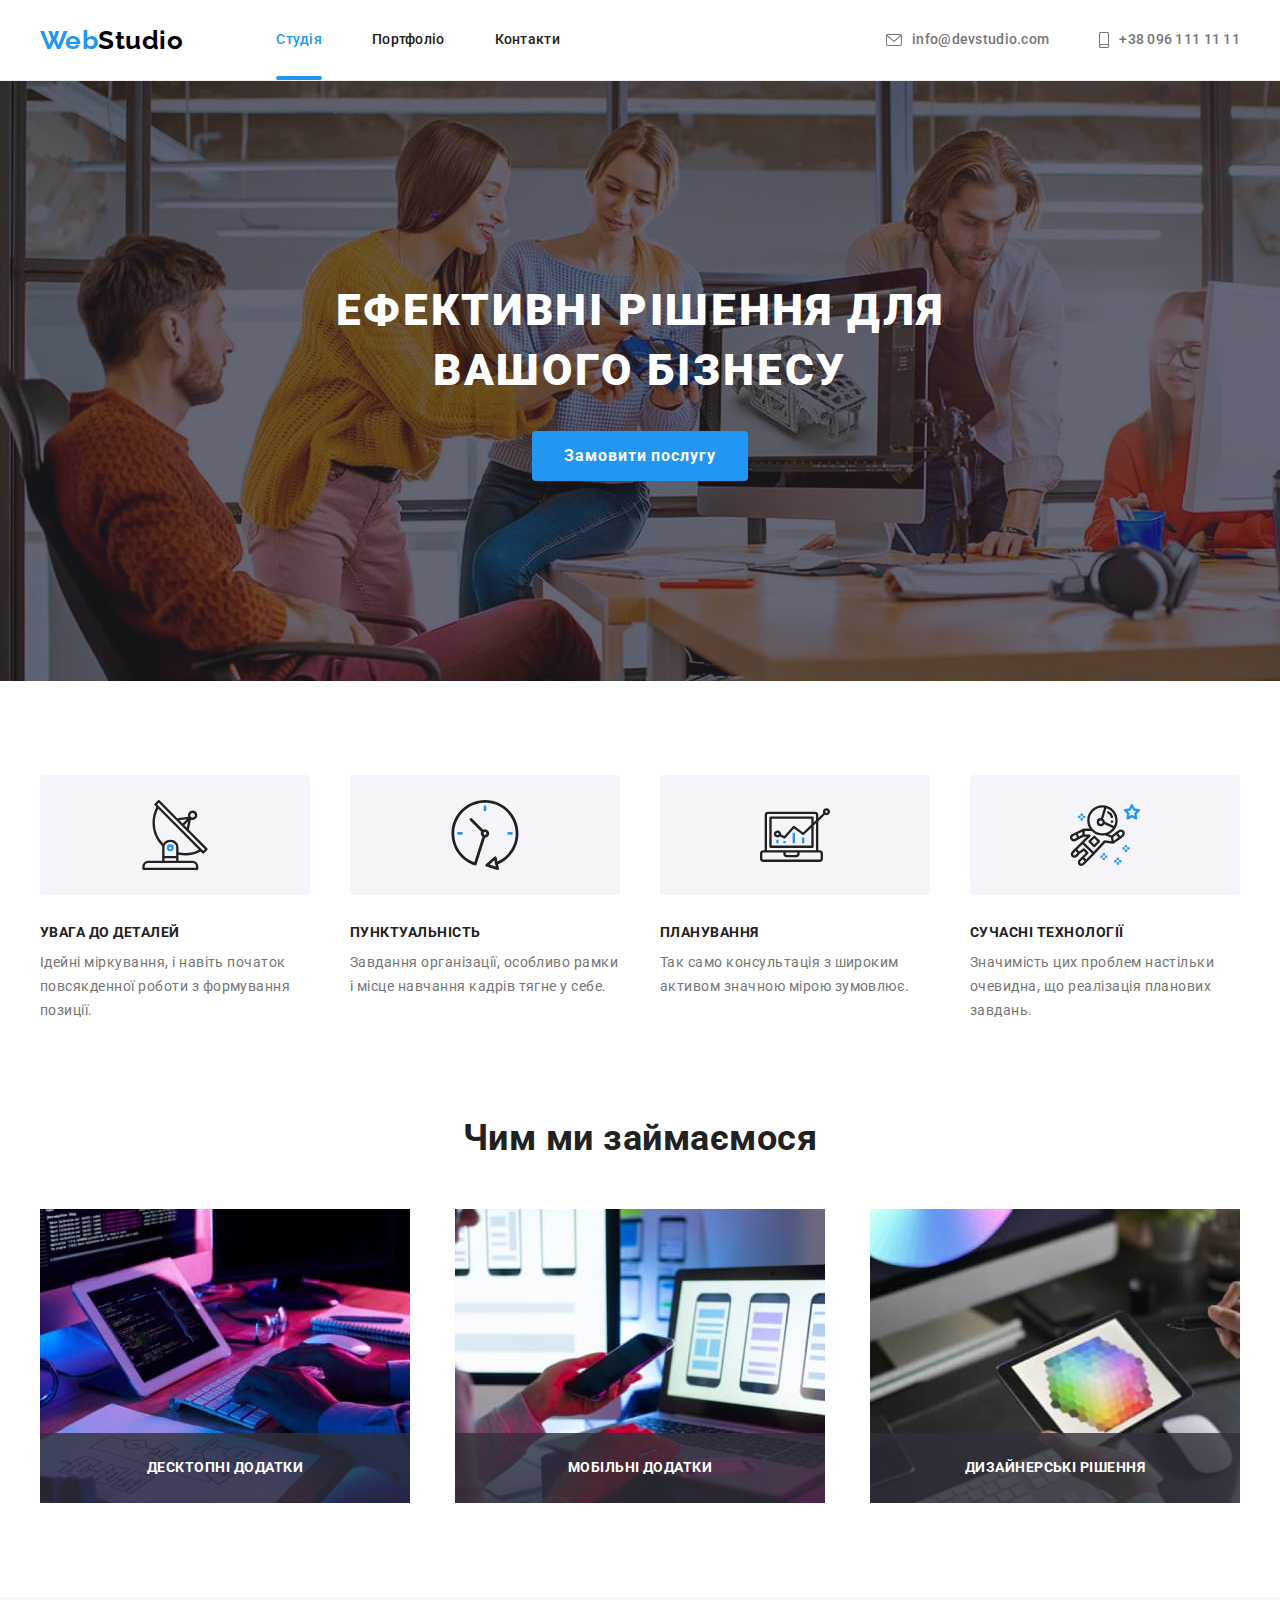
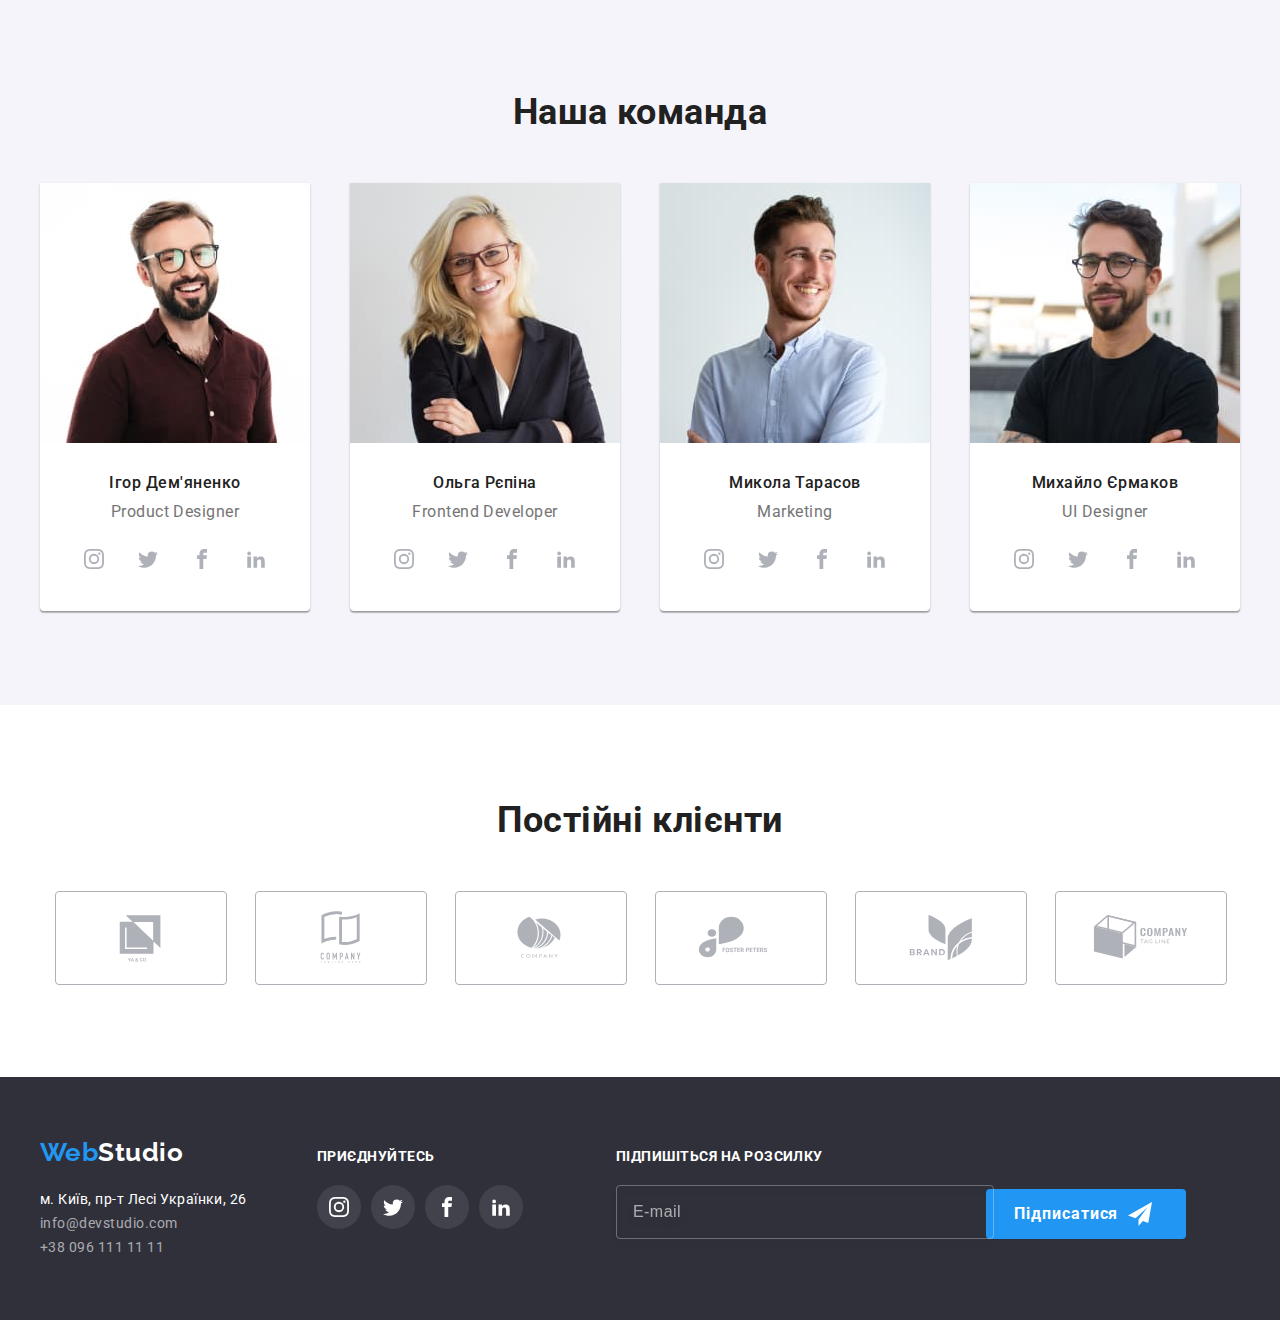
<file: index.html>
<!DOCTYPE html>
<html lang="uk">
  <head>
    <meta charset="UTF-8" />
    <meta http-equiv="X-UA-Compatible" content="IE=edge" />
    <meta name="viewport" content="width=device-width, initial-scale=1.0" />
    <title>Студія</title>
    <link rel="preconnect" href="https://fonts.googleapis.com" />
    <link rel="preconnect" href="https://fonts.gstatic.com" crossorigin />
    <link
      href="https://fonts.googleapis.com/css2?family=Raleway:wght@700&family=Roboto:wght@400;500;700;900&display=swap"
      rel="stylesheet"
    />
    <link
      rel="stylesheet"
      href="https://cdnjs.cloudflare.com/ajax/libs/modern-normalize/1.1.0/modern-normalize.min.css"
      integrity="sha512-wpPYUAdjBVSE4KJnH1VR1HeZfpl1ub8YT/NKx4PuQ5NmX2tKuGu6U/JRp5y+Y8XG2tV+wKQpNHVUX03MfMFn9Q=="
      crossorigin="anonymous"
      referrerpolicy="no-referrer"
    />
    <link rel="stylesheet" href="./css/styles.css" />
  </head>

  <body>
    <header class="header">
      <div class="container main-nav">
        <a href="./index.html" class="nav-logo"> <span class="web-logo">Web</span>Studio </a>
        <nav>
          <ul class="site-nav list">
            <li class="item"><a href="./index.html" class="link current">Студія</a></li>
            <li class="item"><a href="./portfolio.html" class="link">Портфоліо</a></li>
            <li class="item"><a href="#" class="link">Контакти</a></li>
          </ul>
        </nav>

        <ul class="contacts list">
          <li class="item">
            <a href="mailto:info@devstudio.com" class="nav-contact link">
              <svg class="nav-contact-icon" width="16" height="12">
                <use href="./images/icons.svg#icon-envelope"></use>
              </svg>
              info@devstudio.com
            </a>
          </li>
          <li class="item">
            <a href="tel:+380961111111" class="nav-contact link">
              <svg class="nav-contact-icon" width="10" height="16">
                <use href="./images/icons.svg#icon-smartphone"></use>
              </svg>
              +38 096 111 11 11
            </a>
          </li>
        </ul>
      </div>
    </header>

    <main>
      <section class="hero">
        <div class="container hero-container">
          <h1 class="hero-title">Ефективні рішення для вашого бізнесу</h1>
          <button type="button" class="btn" data-modal-open>Замовити послугу</button>
        </div>
      </section>

      <section class="section no-padding">
        <div class="container">
          <h2 class="section-title visually-hidden">Переваги</h2>
          <ul class="features list">
            <li class="feature">
              <div class="feature-box">
                <svg class="feature-icon" width="70" height="70">
                  <use href="./images/icons.svg#icon-antenna"></use>
                </svg>
              </div>
              <h3 class="title">Увага до деталей</h3>
              <p class="feature-text">
                Ідейні міркування, і навіть початок повсякденної роботи з формування позиції.
              </p>
            </li>
            <li class="feature">
              <div class="feature-box">
                <svg class="feature-icon" width="70" height="70">
                  <use href="./images/icons.svg#icon-clock"></use>
                </svg>
              </div>
              <h3 class="title">Пунктуальність</h3>
              <p class="feature-text">
                Завдання організації, особливо рамки і місце навчання кадрів тягне у себе.
              </p>
            </li>
            <li class="feature">
              <div class="feature-box">
                <svg class="feature-icon" width="70" height="70">
                  <use href="./images/icons.svg#icon-diagram"></use>
                </svg>
              </div>
              <h3 class="title">Планування</h3>
              <p class="feature-text">
                Так само консультація з широким активом значною мірою зумовлює.
              </p>
            </li>
            <li class="feature">
              <div class="feature-box">
                <svg class="feature-icon" width="70" height="70">
                  <use href="./images/icons.svg#icon-astronaut"></use>
                </svg>
              </div>
              <h3 class="title">Сучасні технології</h3>
              <p class="feature-text">
                Значимість цих проблем настільки очевидна, що реалізація планових завдань.
              </p>
            </li>
          </ul>
        </div>
      </section>

      <section class="section">
        <div class="container">
          <h2 class="section-title">Чим ми займаємося</h2>
          <ul class="we-do list">
            <li class="we-do-item">
              <img src="./images/work1.jpg" alt="Написання коду" width="370" height="294" />
              <div class="inscription-box">
                <p class="inscription">Десктопні додатки</p>
              </div>
            </li>
            <li class="we-do-item">
              <img src="./images/work2.jpg" alt="Створення дизайну" width="370" height="294" />
              <div class="inscription-box">
                <p class="inscription">Мобільні додатки</p>
              </div>
            </li>
            <li class="we-do-item">
              <img src="./images/work3.jpg" alt="Вибір кольорів" width="370" height="294" />
              <div class="inscription-box">
                <p class="inscription">Дизайнерські рішення</p>
              </div>
            </li>
          </ul>
        </div>
      </section>

      <section class="section team">
        <div class="container">
          <h2 class="section-title">Наша команда</h2>
          <ul class="workers list">
            <li>
              <img
                class="item"
                src="./images/igor.jpg"
                alt="Перший працівник посміхається"
                width="270"
                height="260"
              />
              <div class="information">
                <h3 class="title">Ігор Дем'яненко</h3>
                <p class="position">Product Designer</p>
                <ul class="social-list list">
                  <li class="social-item">
                    <a class="social-link link" href="#" target="_blank" rel="noreferrer noopener">
                      <svg class="social-icon" width="20" height="20">
                        <use href="./images/icons.svg#icon-instagram"></use>
                      </svg>
                    </a>
                  </li>
                  <li class="social-item">
                    <a class="social-link link" href="#" target="_blank" rel="noreferrer noopener">
                      <svg class="social-icon" width="20" height="20">
                        <use href="./images/icons.svg#icon-twitter"></use>
                      </svg>
                    </a>
                  </li>
                  <li class="social-item">
                    <a class="social-link link" href="#" target="_blank" rel="noreferrer noopener">
                      <svg class="social-icon" width="20" height="20">
                        <use href="./images/icons.svg#icon-facebook"></use>
                      </svg>
                    </a>
                  </li>
                  <li class="social-item">
                    <a class="social-link link" href="#" target="_blank" rel="noreferrer noopener">
                      <svg class="social-icon" width="20" height="20">
                        <use href="./images/icons.svg#icon-linkedin"></use>
                      </svg>
                    </a>
                  </li>
                </ul>
              </div>
            </li>
            <li>
              <img
                class="item"
                src="./images/olga.jpg"
                alt="Другий працівник посміхається"
                width="270"
                height="260"
              />
              <div class="information">
                <h3 class="title">Ольга Рєпіна</h3>
                <p class="position">Frontend Developer</p>
                <ul class="social-list list">
                  <li class="social-item">
                    <a class="social-link link" href="#" target="_blank" rel="noreferrer noopener">
                      <svg class="social-icon" width="20" height="20">
                        <use href="./images/icons.svg#icon-instagram"></use>
                      </svg>
                    </a>
                  </li>
                  <li class="social-item">
                    <a class="social-link link" href="#" target="_blank" rel="noreferrer noopener">
                      <svg class="social-icon" width="20" height="20">
                        <use href="./images/icons.svg#icon-twitter"></use>
                      </svg>
                    </a>
                  </li>
                  <li class="social-item">
                    <a class="social-link link" href="#" target="_blank" rel="noreferrer noopener">
                      <svg class="social-icon" width="20" height="20">
                        <use href="./images/icons.svg#icon-facebook"></use>
                      </svg>
                    </a>
                  </li>
                  <li class="social-item">
                    <a class="social-link link" href="#" target="_blank" rel="noreferrer noopener">
                      <svg class="social-icon" width="20" height="20">
                        <use href="./images/icons.svg#icon-linkedin"></use>
                      </svg>
                    </a>
                  </li>
                </ul>
              </div>
            </li>
            <li>
              <img
                class="item"
                src="./images/mykola.jpg"
                alt="Третій працівник посміхається"
                width="270"
                height="260"
              />
              <div class="information">
                <h3 class="title">Микола Тарасов</h3>
                <p class="position">Marketing</p>
                <ul class="social-list list">
                  <li class="social-item">
                    <a class="social-link link" href="#" target="_blank" rel="noreferrer noopener">
                      <svg class="social-icon" width="20" height="20">
                        <use href="./images/icons.svg#icon-instagram"></use>
                      </svg>
                    </a>
                  </li>
                  <li class="social-item">
                    <a class="social-link link" href="#" target="_blank" rel="noreferrer noopener">
                      <svg class="social-icon" width="20" height="20">
                        <use href="./images/icons.svg#icon-twitter"></use>
                      </svg>
                    </a>
                  </li>
                  <li class="social-item">
                    <a class="social-link link" href="#" target="_blank" rel="noreferrer noopener">
                      <svg class="social-icon" width="20" height="20">
                        <use href="./images/icons.svg#icon-facebook"></use>
                      </svg>
                    </a>
                  </li>
                  <li class="social-item">
                    <a class="social-link link" href="#" target="_blank" rel="noreferrer noopener">
                      <svg class="social-icon" width="20" height="20">
                        <use href="./images/icons.svg#icon-linkedin"></use>
                      </svg>
                    </a>
                  </li>
                </ul>
              </div>
            </li>
            <li>
              <img
                class="item"
                src="./images/mykhailo.jpg"
                alt="Четвертий працівник посміхається"
                width="270"
                height="260"
              />
              <div class="information">
                <h3 class="title">Михайло Єрмаков</h3>
                <p class="position">UI Designer</p>
                <ul class="social-list list">
                  <li class="social-item">
                    <a class="social-link link" href="#" target="_blank" rel="noreferrer noopener">
                      <svg class="social-icon" width="20" height="20">
                        <use href="./images/icons.svg#icon-instagram"></use>
                      </svg>
                    </a>
                  </li>
                  <li class="social-item">
                    <a class="social-link link" href="#" target="_blank" rel="noreferrer noopener">
                      <svg class="social-icon" width="20" height="20">
                        <use href="./images/icons.svg#icon-twitter"></use>
                      </svg>
                    </a>
                  </li>
                  <li class="social-item">
                    <a class="social-link link" href="#" target="_blank" rel="noreferrer noopener">
                      <svg class="social-icon" width="20" height="20">
                        <use href="./images/icons.svg#icon-facebook"></use>
                      </svg>
                    </a>
                  </li>
                  <li class="social-item">
                    <a class="social-link link" href="#" target="_blank" rel="noreferrer noopener">
                      <svg class="social-icon" width="20" height="20">
                        <use href="./images/icons.svg#icon-linkedin"></use>
                      </svg>
                    </a>
                  </li>
                </ul>
              </div>
            </li>
          </ul>
        </div>
      </section>

      <section class="section">
        <div class="container">
          <h2 class="section-title">Постійні клієнти</h2>
          <ul class="client-list list">
            <li class="client-item">
              <a class="client-link link" href="#" target="_blank" rel="noreferrer noopener">
                <svg class="client-icon" width="106" height="60">
                  <use href="./images/icons.svg#icon-yaco"></use>
                </svg>
              </a>
            </li>
            <li class="client-item">
              <a class="client-link link" href="#" target="_blank" rel="noreferrer noopener">
                <svg class="client-icon" width="106" height="60">
                  <use href="./images/icons.svg#icon-tagline"></use>
                </svg>
              </a>
            </li>
            <li class="client-item">
              <a class="client-link link" href="#" target="_blank" rel="noreferrer noopener">
                <svg class="client-icon" width="106" height="60">
                  <use href="./images/icons.svg#icon-company"></use>
                </svg>
              </a>
            </li>
            <li class="client-item">
              <a class="client-link link" href="#" target="_blank" rel="noreferrer noopener">
                <svg class="client-icon" width="106" height="60">
                  <use href="./images/icons.svg#icon-foster"></use>
                </svg>
              </a>
            </li>
            <li class="client-item">
              <a class="client-link link" href="#" target="_blank" rel="noreferrer noopener">
                <svg class="client-icon" width="106" height="60">
                  <use href="./images/icons.svg#icon-brand"></use>
                </svg>
              </a>
            </li>
            <li class="client-item">
              <a class="client-link link" href="#" target="_blank" rel="noreferrer noopener">
                <svg class="client-icon" width="106" height="60">
                  <use href="./images/icons.svg#icon-tag-line"></use>
                </svg>
              </a>
            </li>
          </ul>
        </div>
      </section>
    </main>

    <footer class="bottom">
      <div class="container footer-links">
        <div class="address-block">
          <a href="./index.html" class="footer-logo"> <span class="web-logo">Web</span>Studio </a>
          <address>
            <ul class="list">
              <li>
                <a
                  href="https://goo.gl/maps/Lt7ySkNtSUmpowmB8"
                  target="_blank"
                  rel="noreferrer noopener"
                  class="address link"
                  >м. Київ, пр-т Лесі Українки, 26</a
                >
              </li>
              <li>
                <a href="mailto:info@devstudio.com" class="footer-contact link"
                  >info@devstudio.com</a
                >
              </li>
              <li>
                <a href="tel:+380961111111" class="footer-contact link">+38 096 111 11 11</a>
              </li>
            </ul>
          </address>
        </div>
        <div class="social-block">
          <p class="footer-title">Приєднуйтесь</p>
          <ul class="social-list list">
            <li class="social-item">
              <a class="social-link link" href="#" target="_blank" rel="noreferrer noopener">
                <svg class="social-icon" width="20" height="20">
                  <use href="./images/icons.svg#icon-instagram"></use>
                </svg>
              </a>
            </li>
            <li class="social-item">
              <a class="social-link link" href="#" target="_blank" rel="noreferrer noopener">
                <svg class="social-icon" width="20" height="20">
                  <use href="./images/icons.svg#icon-twitter"></use>
                </svg>
              </a>
            </li>
            <li class="social-item">
              <a class="social-link link" href="#" target="_blank" rel="noreferrer noopener">
                <svg class="social-icon" width="20" height="20">
                  <use href="./images/icons.svg#icon-facebook"></use>
                </svg>
              </a>
            </li>
            <li class="social-item">
              <a class="social-link link" href="#" target="_blank" rel="noreferrer noopener">
                <svg class="social-icon" width="20" height="20">
                  <use href="./images/icons.svg#icon-linkedin"></use>
                </svg>
              </a>
            </li>
          </ul>
        </div>

        <div class="sub-block">
          <form class="sub-form">
            <label class="sub-title" for="subscription">
              Підпишіться на розсилку
              <input
                type="email"
                placeholder="E-mail"
                name="mail"
                class="sub-input"
                required
                id="subscription"
              />
            </label>
            <button type="submit" class="sub-button btn">
              Підписатися
              <svg class="sub-icon" width="24" height="24">
                <use href="./images/icons.svg#icon-send"></use>
              </svg>
            </button>
          </form>
        </div>
      </div>
    </footer>
    <div class="backdrop is-hidden" data-modal>
      <div class="modal">
        <p class="form-title">Залиште свої дані, ми вам передзвонимо</p>
        <form class="order">
          <div class="wrap">
            <label class="order-label" for="name">Ім'я </label>
            <input type="text" name="name" class="order-input" required id="name" />
            <svg class="form-icon" width="18" height="18">
              <use href="./images/icons.svg#icon-person"></use>
            </svg>
          </div>

          <div class="wrap">
            <label class="order-label" for="tel">Телефон </label>
            <input type="tel" name="phone" class="order-input" required id="tel" />
            <svg class="form-icon" width="18" height="18">
              <use href="./images/icons.svg#icon-tel"></use>
            </svg>
          </div>

          <div class="wrap">
            <label class="order-label" for="mail">Пошта </label>
            <input type="email" name="mail" class="order-input" required id="mail" />
            <svg class="form-icon" width="18" height="18">
              <use href="./images/icons.svg#icon-email"></use>
            </svg>
          </div>

          <div class="wrap">
            <label class="order-label" for="text">Коментар </label>
            <textarea
              name="comment"
              class="order-text"
              placeholder="Введіть текст"
              id="text"
            ></textarea>
          </div>

          <input
            type="checkbox"
            name="agreement"
            value="agreement"
            class="order-agreement visually-hidden"
            id="policy"
            required
          />
          <label class="agreement-label" for="policy">
            Погоджуюся з розсилкою та приймаю
            <span><a href="#" class="agreement link">Умови договору</a></span>
          </label>

          <button type="submit" class="send-button btn">Відправити</button>
        </form>

        <button type="button" class="close-button" data-modal-close>
          <svg class="closer" width="11" height="11">
            <use href="./images/icons.svg#icon-close"></use>
          </svg>
        </button>
      </div>
    </div>
    <script src="./js/modal.js"></script>
  </body>
</html>
</file>
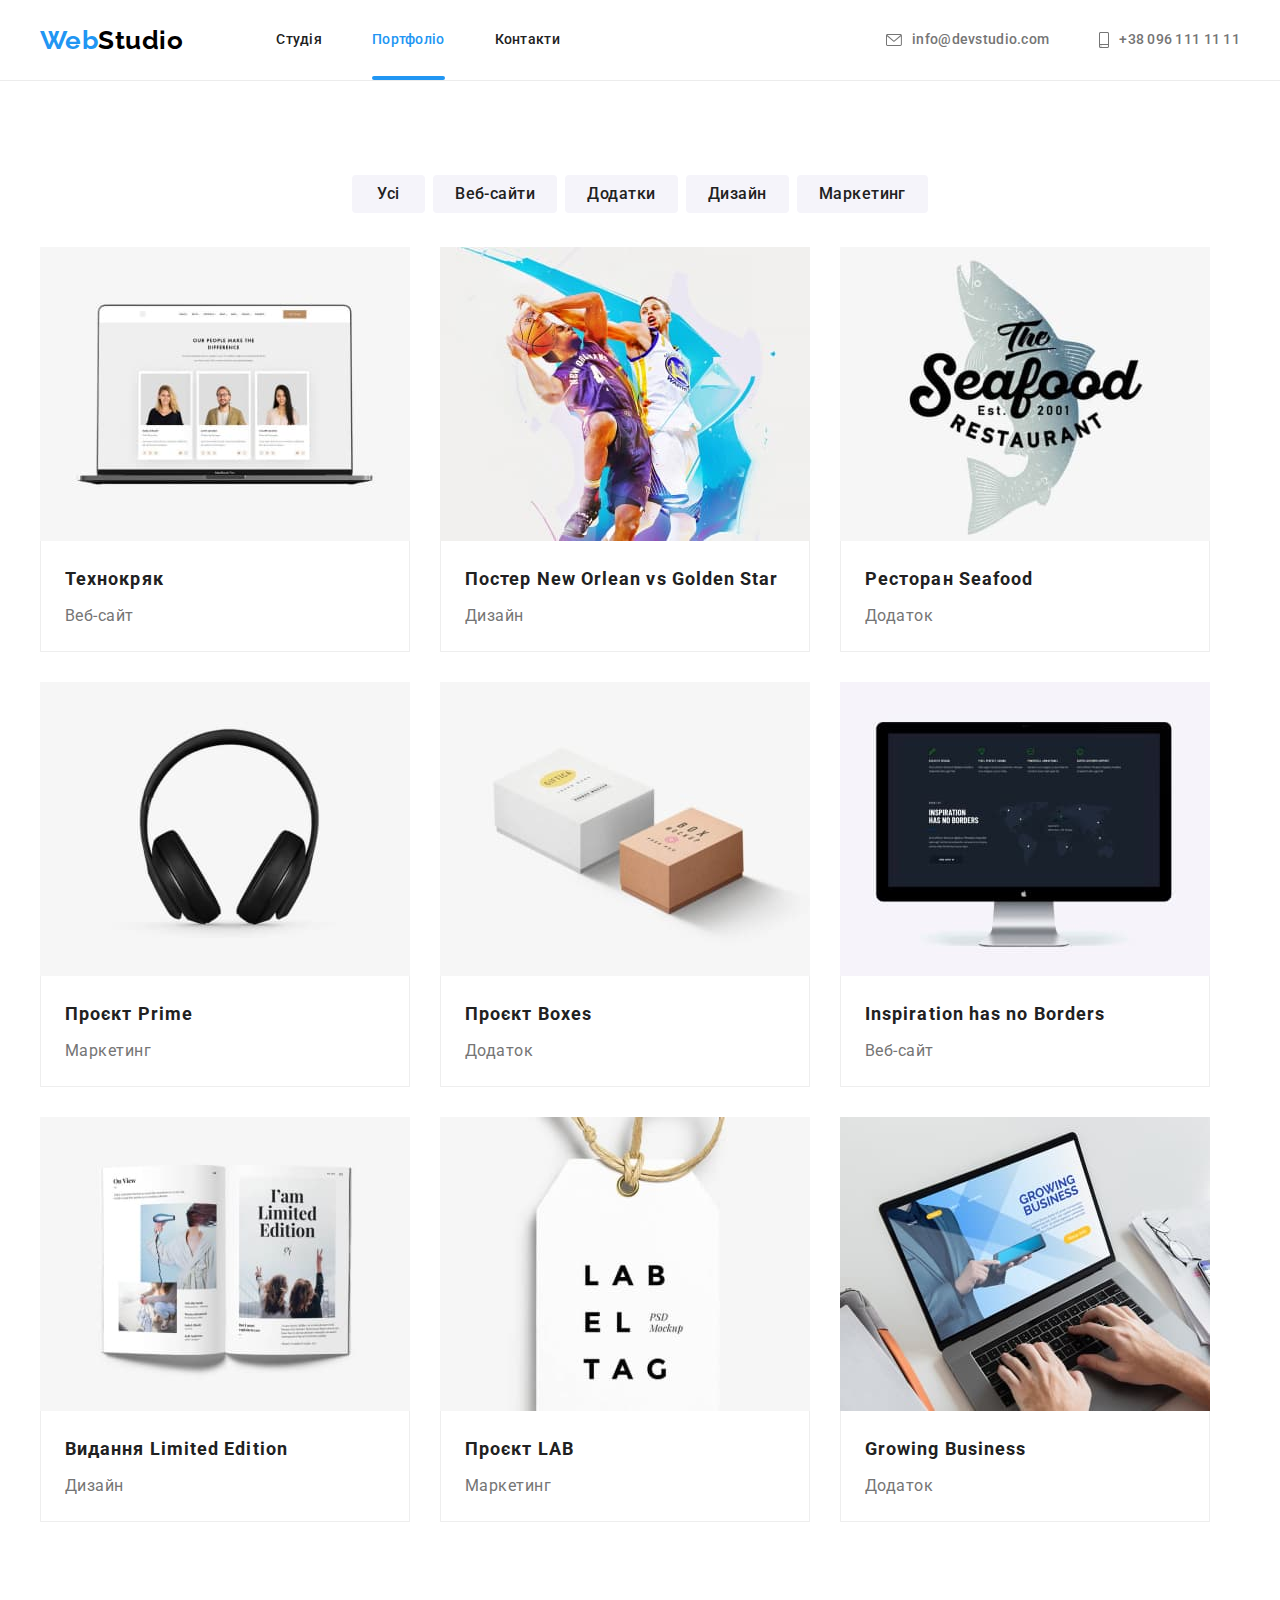
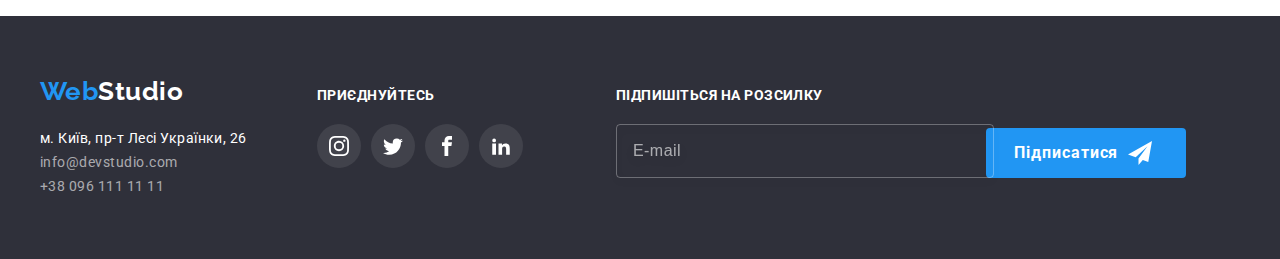
<file: portfolio.html>
<!DOCTYPE html>
<html lang="uk">
  <head>
    <meta charset="UTF-8" />
    <meta http-equiv="X-UA-Compatible" content="IE=edge" />
    <meta name="viewport" content="width=device-width, initial-scale=1.0" />
    <title>Портфоліо</title>
    <link rel="preconnect" href="https://fonts.googleapis.com" />
    <link rel="preconnect" href="https://fonts.gstatic.com" crossorigin />
    <link
      href="https://fonts.googleapis.com/css2?family=Raleway:wght@700&family=Roboto:wght@400;500;700;900&display=swap"
      rel="stylesheet"
    />
    <link
      rel="stylesheet"
      href="https://cdnjs.cloudflare.com/ajax/libs/modern-normalize/1.1.0/modern-normalize.min.css"
      integrity="sha512-wpPYUAdjBVSE4KJnH1VR1HeZfpl1ub8YT/NKx4PuQ5NmX2tKuGu6U/JRp5y+Y8XG2tV+wKQpNHVUX03MfMFn9Q=="
      crossorigin="anonymous"
      referrerpolicy="no-referrer"
    />
    <link rel="stylesheet" href="./css/styles.css" />
  </head>

  <body>
    <header class="header">
      <div class="container main-nav">
        <a href="./index.html" class="nav-logo"> <span class="web-logo">Web</span>Studio </a>
        <nav>
          <ul class="site-nav list">
            <li class="item"><a href="./index.html" class="link">Студія</a></li>
            <li class="item"><a href="./portfolio.html" class="link current">Портфоліо</a></li>
            <li class="item"><a href="#" class="link">Контакти</a></li>
          </ul>
        </nav>

        <ul class="contacts list">
          <li class="item">
            <a href="mailto:info@devstudio.com" class="nav-contact link">
              <svg class="nav-contact-icon" width="16" height="12">
                <use href="./images/icons.svg#icon-envelope"></use>
              </svg>
              info@devstudio.com
            </a>
          </li>
          <li class="item">
            <a href="tel:+380961111111" class="nav-contact link">
              <svg class="nav-contact-icon" width="10" height="16">
                <use href="./images/icons.svg#icon-smartphone"></use>
              </svg>
              +38 096 111 11 11
            </a>
          </li>
        </ul>
      </div>
    </header>

    <main>
      <section class="section projects-section">
        <div class="container">
          <h1 class="section-title visually-hidden">Наші проєкти</h1>
          <ul class="filters list">
            <li class="item">
              <button type="button" class="filter">Усі</button>
            </li>
            <li class="item">
              <button type="button" class="filter">Веб-сайти</button>
            </li>
            <li class="item">
              <button type="button" class="filter">Додатки</button>
            </li>
            <li class="item">
              <button type="button" class="filter">Дизайн</button>
            </li>
            <li class="item">
              <button type="button" class="filter">Маркетинг</button>
            </li>
          </ul>

          <ul class="projects list">
            <li>
              <a href="#" class="project-element link" target="_blank" rel="noreferrer noopener">
                <div class="box">
                  <img
                    src="./images/technocrack.jpg"
                    alt="Ноутбук з сайтом"
                    width="370"
                    height="294"
                  />
                  <div class="overlay">
                    <p class="overlay-text">
                      Ресурс пропонує комплексні пропозиції з різним рівнем функціоналу та сервісів.
                      Все це дозволить відвідувачу отримати вичерпні відомості про компанію чи
                      приватну особу.
                    </p>
                  </div>
                </div>
                <div class="description">
                  <h2 class="name">Технокряк</h2>
                  <p class="project-type">Веб-сайт</p>
                </div>
              </a>
            </li>
            <li>
              <a href="#" class="project-element link" target="_blank" rel="noreferrer noopener">
                <div class="box">
                  <img
                    src="./images/poster.jpg"
                    alt="Баскетболісти з м'ячем"
                    width="370"
                    height="294"
                  />
                  <div class="overlay">
                    <p class="overlay-text">
                      Ресурс пропонує комплексні пропозиції з різним рівнем функціоналу та сервісів.
                      Все це дозволить відвідувачу отримати вичерпні відомості про компанію чи
                      приватну особу.
                    </p>
                  </div>
                </div>
                <div class="description">
                  <h2 class="name">Постер New Orlean vs Golden Star</h2>
                  <p class="project-type">Дизайн</p>
                </div>
              </a>
            </li>
            <li>
              <a href="#" class="project-element link" target="_blank" rel="noreferrer noopener">
                <div class="box">
                  <img
                    src="./images/seafood.jpg"
                    alt="Афіша ресторану з рибою"
                    width="370"
                    height="294"
                  />
                  <div class="overlay">
                    <p class="overlay-text">
                      Ресурс пропонує комплексні пропозиції з різним рівнем функціоналу та сервісів.
                      Все це дозволить відвідувачу отримати вичерпні відомості про компанію чи
                      приватну особу.
                    </p>
                  </div>
                </div>
                <div class="description">
                  <h2 class="name">Ресторан Seafood</h2>
                  <p class="project-type">Додаток</p>
                </div>
              </a>
            </li>
            <li>
              <a href="#" class="project-element link" target="_blank" rel="noreferrer noopener">
                <div class="box">
                  <img src="./images/prime.jpg" alt="Навушники" width="370" height="294" />
                  <div class="overlay">
                    <p class="overlay-text">
                      Ресурс пропонує комплексні пропозиції з різним рівнем функціоналу та сервісів.
                      Все це дозволить відвідувачу отримати вичерпні відомості про компанію чи
                      приватну особу.
                    </p>
                  </div>
                </div>
                <div class="description">
                  <h2 class="name">Проєкт Prime</h2>
                  <p class="project-type">Маркетинг</p>
                </div>
              </a>
            </li>
            <li>
              <a href="#" class="project-element link" target="_blank" rel="noreferrer noopener">
                <div class="box">
                  <img src="./images/boxes.jpg" alt="Коробки" width="370" height="294" />
                  <div class="overlay">
                    <p class="overlay-text">
                      Ресурс пропонує комплексні пропозиції з різним рівнем функціоналу та сервісів.
                      Все це дозволить відвідувачу отримати вичерпні відомості про компанію чи
                      приватну особу.
                    </p>
                  </div>
                </div>
                <div class="description">
                  <h2 class="name">Проєкт Boxes</h2>
                  <p class="project-type">Додаток</p>
                </div>
              </a>
            </li>
            <li>
              <a href="#" class="project-element link" target="_blank" rel="noreferrer noopener">
                <div class="box">
                  <img
                    src="./images/inspiration.jpg"
                    alt="Комп'ютер-моноблок Apple"
                    width="370"
                    height="294"
                  />
                  <div class="overlay">
                    <p class="overlay-text">
                      Ресурс пропонує комплексні пропозиції з різним рівнем функціоналу та сервісів.
                      Все це дозволить відвідувачу отримати вичерпні відомості про компанію чи
                      приватну особу.
                    </p>
                  </div>
                </div>
                <div class="description">
                  <h2 class="name">Inspiration has no Borders</h2>
                  <p class="project-type">Веб-сайт</p>
                </div>
              </a>
            </li>
            <li>
              <a href="#" class="project-element link" target="_blank" rel="noreferrer noopener">
                <div class="box">
                  <img
                    src="./images/limitededition.jpg"
                    alt="Відкритий журнал"
                    width="370"
                    height="294"
                  />
                  <div class="overlay">
                    <p class="overlay-text">
                      Ресурс пропонує комплексні пропозиції з різним рівнем функціоналу та сервісів.
                      Все це дозволить відвідувачу отримати вичерпні відомості про компанію чи
                      приватну особу.
                    </p>
                  </div>
                </div>
                <div class="description">
                  <h2 class="name">Видання Limited Edition</h2>
                  <p class="project-type">Дизайн</p>
                </div>
              </a>
            </li>
            <li>
              <a href="#" class="project-element link" target="_blank" rel="noreferrer noopener">
                <div class="box">
                  <img src="./images/lab.jpg" alt="Етикетка на шнурку" width="370" height="294" />
                  <div class="overlay">
                    <p class="overlay-text">
                      Ресурс пропонує комплексні пропозиції з різним рівнем функціоналу та сервісів.
                      Все це дозволить відвідувачу отримати вичерпні відомості про компанію чи
                      приватну особу.
                    </p>
                  </div>
                </div>
                <div class="description">
                  <h2 class="name">Проєкт LAB</h2>
                  <p class="project-type">Маркетинг</p>
                </div>
              </a>
            </li>
            <li>
              <a href="#" class="project-element link" target="_blank" rel="noreferrer noopener">
                <div class="box">
                  <img
                    src="./images/bussines.jpg"
                    alt="Ноутбук, за яким працюють"
                    width="370"
                    height="294"
                  />
                  <div class="overlay">
                    <p class="overlay-text">
                      Ресурс пропонує комплексні пропозиції з різним рівнем функціоналу та сервісів.
                      Все це дозволить відвідувачу отримати вичерпні відомості про компанію чи
                      приватну особу.
                    </p>
                  </div>
                </div>
                <div class="description">
                  <h2 class="name">Growing Business</h2>
                  <p class="project-type">Додаток</p>
                </div>
              </a>
            </li>
          </ul>
        </div>
      </section>
    </main>

    <footer class="bottom">
      <div class="container footer-links">
        <div class="address-block">
          <a href="./index.html" class="footer-logo"> <span class="web-logo">Web</span>Studio </a>
          <address>
            <ul class="list">
              <li>
                <a
                  href="https://goo.gl/maps/Lt7ySkNtSUmpowmB8"
                  target="_blank"
                  rel="noreferrer noopener"
                  class="address link"
                  >м. Київ, пр-т Лесі Українки, 26</a
                >
              </li>
              <li>
                <a href="mailto:info@devstudio.com" class="footer-contact link"
                  >info@devstudio.com</a
                >
              </li>
              <li>
                <a href="tel:+380961111111" class="footer-contact link">+38 096 111 11 11</a>
              </li>
            </ul>
          </address>
        </div>
        <div class="social-block">
          <p class="footer-title">Приєднуйтесь</p>
          <ul class="social-list list">
            <li class="social-item">
              <a class="social-link link" href="#" target="_blank" rel="noreferrer noopener">
                <svg class="social-icon" width="20" height="20">
                  <use href="./images/icons.svg#icon-instagram"></use>
                </svg>
              </a>
            </li>
            <li class="social-item">
              <a class="social-link link" href="#" target="_blank" rel="noreferrer noopener">
                <svg class="social-icon" width="20" height="20">
                  <use href="./images/icons.svg#icon-twitter"></use>
                </svg>
              </a>
            </li>
            <li class="social-item">
              <a class="social-link link" href="#" target="_blank" rel="noreferrer noopener">
                <svg class="social-icon" width="20" height="20">
                  <use href="./images/icons.svg#icon-facebook"></use>
                </svg>
              </a>
            </li>
            <li class="social-item">
              <a class="social-link link" href="#" target="_blank" rel="noreferrer noopener">
                <svg class="social-icon" width="20" height="20">
                  <use href="./images/icons.svg#icon-linkedin"></use>
                </svg>
              </a>
            </li>
          </ul>
        </div>

        <div class="sub-block">
          <form class="sub-form">
            <label class="sub-title" for="subscription">
              Підпишіться на розсилку
              <input
                type="email"
                placeholder="E-mail"
                name="mail"
                class="sub-input"
                required
                id="subscription"
              />
            </label>
            <button type="submit" class="sub-button btn">
              Підписатися
              <svg class="sub-icon" width="24" height="24">
                <use href="./images/icons.svg#icon-send"></use>
              </svg>
            </button>
          </form>
        </div>
      </div>
    </footer>
  </body>
</html>
</file>
<file: css/styles.css>
:root {
  --accent-color: #2196f3;
  --primary-text-color: #757575;
  --secondary-text-color: #212121;
  --primary-background-color: #f5f5f5;
  --secondary-background-color: #2f303a;
  --primary-black: #000;
  --primary-white: #fff;
  --secondary-white: #f5f4fa;
  --semi-transparent-white: #ffffff99;
  --icon-color: #afb1b8;
  --timing-function: cubic-bezier(0.4, 0, 0.2, 1);
  --duration: 250ms;
}

body {
  margin: 0;

  font-family: 'Roboto', sans-serif;
  font-size: 16px;
  letter-spacing: 0.03em;
  color: var(--primary-text-color);
}

h1,
h2,
h3,
h4,
h5,
h6,
p {
  margin: 0;
}

button {
  cursor: pointer;
}

ul {
  margin: 0;
  padding: 0;
}

img {
  display: block;
}

.visually-hidden {
  position: absolute;

  width: 1px;
  height: 1px;

  margin: -1px;
  padding: 0;

  border: 0;

  white-space: nowrap;
  clip-path: inset(100%);
  clip: rect(0 0 0 0);
  overflow: hidden;
}

.header {
  border-bottom: 1px solid #ececec;
}

.container {
  width: 1200px;

  padding-left: 15px;
  padding-right: 15px;
  margin-left: auto;
  margin-right: auto;
}

.list {
  list-style: none;
}

.link {
  text-decoration: none;
}

.main-nav {
  display: flex;
  align-items: center;
  justify-content: space-between;
}

.nav-logo {
  display: flex;
  margin-right: 93px;

  font-family: 'Raleway', sans-serif;
  font-weight: 700;
  font-size: 26px;
  line-height: 1.19;
  color: var(--primary-black);
  text-decoration: none;
}

.web-logo {
  color: var(--accent-color);
}

.site-nav {
  display: flex;
  gap: 50px;
}

.site-nav .link,
.nav-contact {
  position: relative;

  display: block;
  padding-top: 32px;
  padding-bottom: 32px;

  font-weight: 500;
  font-size: 14px;
  line-height: 1.14;
  letter-spacing: 0.02em;
  color: var(--secondary-text-color);

  transition-property: color;
  transition-duration: var(--duration);
  transition-timing-function: var(--timing-function);
}

.site-nav .link:hover,
.site-nav .link:focus,
.site-nav .link.current {
  color: var(--accent-color);
}

.link.current::after {
  content: '';

  position: absolute;
  bottom: 0;

  display: block;
  width: 100%;
  height: 4px;

  background-color: var(--accent-color);
  border-radius: 2px;
}

.contacts {
  display: flex;
  margin-left: auto;
  gap: 50px;
}

.nav-contact {
  display: flex;
  align-items: center;

  color: inherit;

  transition-property: color;
  transition-duration: var(--duration);
  transition-timing-function: var(--timing-function);
}

.nav-contact-icon {
  margin-right: 10px;

  fill: currentColor;
}

.nav-contact:hover,
.nav-contact:focus {
  color: var(--accent-color);
}

.hero {
  max-width: 1600px;
  height: 600px;
  margin-left: auto;
  margin-right: auto;

  text-align: center;

  background-image: linear-gradient(to right, rgba(47, 48, 58, 0.4), rgba(47, 48, 58, 0.4)),
    url(../images/team.jpg);
  background-color: var(--secondary-background-color);
  background-repeat: no-repeat;
  background-size: cover;
}

.hero-title {
  margin-bottom: 30px;
  padding-left: 253px;
  padding-right: 253px;

  font-weight: 900;
  font-size: 44px;
  line-height: 1.36;
  text-align: center;
  letter-spacing: 0.06em;
  text-transform: uppercase;
  color: var(--primary-white);
}

.btn {
  display: inline-block;
  padding-top: 10px;
  padding-bottom: 10px;
  padding-left: 32px;
  padding-right: 32px;
  min-width: 216px;

  font-family: inherit;
  font-weight: 700;
  font-size: inherit;
  line-height: 1.88;
  letter-spacing: 0.06em;
  color: var(--primary-white);

  background-color: var(--accent-color);
  border: none;
  border-radius: 4px;

  transition-property: box-shadow;
  transition-duration: var(--duration);
  transition-timing-function: var(--timing-function);
}

.btn:hover,
.btn:focus {
  box-shadow: 0px 4px 4px rgba(0, 0, 0, 0.15);
}

.hero-container {
  padding-top: 200px;
  padding-bottom: 200px;
}

.section {
  padding-top: 94px;
  padding-bottom: 94px;
}

.section.no-padding {
  padding-bottom: 0;
}

.section-title {
  margin-bottom: 50px;

  font-size: 36px;
  line-height: 1.17;
  color: var(--secondary-text-color);
  text-align: center;
}

.title {
  margin-bottom: 10px;
}

.features {
  display: flex;
  justify-content: space-between;
}

.feature-box {
  display: flex;
  align-items: center;
  justify-content: center;
  padding-top: 25px;
  padding-bottom: 25px;
  margin-bottom: 30px;

  background-color: var(--secondary-white);
  background-size: contain;
  background-repeat: no-repeat;
  background-position: center;
  border-radius: 4px;
}

.feature {
  width: 270px;
}

.features .title {
  font-size: 14px;
  line-height: 1.14;
  text-transform: uppercase;
}

.feature-text {
  font-size: 14px;
  line-height: 1.71;
}

.we-do {
  display: flex;
  justify-content: space-between;
}

.social-list {
  display: flex;
  justify-content: center;
  gap: 10px;
}

.social-item {
  width: 44px;
  height: 44px;
}

.social-link {
  display: flex;
  width: 100%;
  height: 100%;
  align-items: center;
  justify-content: center;

  background-color: transparent;
  border-radius: 50%;

  transition-property: background-color;
  transition-duration: var(--duration);
  transition-timing-function: var(--timing-function);
}

.social-icon {
  fill: var(--icon-color);

  transition-property: fill;
  transition-duration: var(--duration);
  transition-timing-function: var(--timing-function);
}

.social-link:hover,
.social-link:focus {
  background-color: var(--accent-color);
}

.social-link:hover .social-icon,
.social-link:focus .social-icon {
  fill: var(--primary-white);
}

.team {
  background-color: var(--secondary-white);
}

.workers .title {
  font-size: inherit;
  font-weight: 500;
  line-height: 1.19;
  text-align: center;
}

.workers {
  display: flex;
  justify-content: space-between;
}

.workers > li {
  background-color: var(--primary-white);
  box-shadow: 0px 1px 3px rgba(0, 0, 0, 0.12), 0px 1px 1px rgba(0, 0, 0, 0.14),
    0px 2px 1px rgba(0, 0, 0, 0.2);
  border-radius: 0px 0px 4px 4px;
}

.features .title,
.workers .title,
.projects .name {
  color: var(--secondary-text-color);
}

.position {
  margin-bottom: 16px;

  line-height: 1.19;
  text-align: center;
}

.information {
  padding-top: 30px;
  padding-bottom: 30px;
  padding-left: 32px;
  padding-right: 32px;
}

.client-list {
  display: flex;
  justify-content: center;
  gap: 30px;
}

.client-item {
  width: 170px;
  height: 92px;
}

.client-link {
  display: flex;
  align-items: center;
  justify-content: center;
  width: 100%;
  height: 100%;

  background-color: transparent;
  border: 1px solid var(--icon-color);
  border-radius: 4px;
  fill: var(--icon-color);

  transition-property: fill, border;
  transition-duration: var(--duration);
  transition-timing-function: var(--timing-function);
}

.client-link:hover,
.client-link:focus {
  border: 1px solid var(--accent-color);
  fill: var(--accent-color);
}

.bottom {
  padding-top: 60px;
  padding-bottom: 60px;

  background-color: var(--secondary-background-color);
}

.bottom .social-link {
  background-color: rgba(225, 225, 225, 0.1);
  fill: var(--primary-white);
}

.social-block {
  margin-right: 93px;
}

.bottom .social-icon {
  fill: var(--primary-white);

  transition-property: background-color;
  transition-duration: var(--duration);
  transition-timing-function: var(--timing-function);
}

.bottom .social-link:hover,
.bottom .social-link:focus {
  background-color: var(--accent-color);
}

.footer-logo {
  display: inline-block;
  margin-bottom: 20px;

  font-family: Raleway;
  font-weight: 700;
  font-size: 26px;
  line-height: 1.19;
  color: var(--primary-white);
  text-decoration: none;
}

.address,
.footer-contact {
  font-style: normal;
  font-weight: 400;
  font-size: 14px;
  line-height: 1.71;
  color: var(--primary-white);
  text-decoration: none;
}

.footer-contact {
  color: var(--semi-transparent-white);

  transition-property: color;
  transition-duration: var(--duration);
  transition-timing-function: var(--timing-function);
}

.footer-contact:hover,
.footer-contact:focus {
  color: var(--accent-color);
}

.footer-title {
  margin-bottom: 20px;

  font-style: normal;
  font-weight: 700;
  font-size: 14px;
  line-height: 1.14;
  text-transform: uppercase;
  color: var(--primary-white);
}

.footer-links {
  display: flex;
  align-items: baseline;
}

.address-block {
  display: flex;
  flex-direction: column;
  margin-right: 70px;
}

/* Porftfolio styles */

.filters {
  display: flex;
  justify-content: center;
  margin-bottom: 34px;
}

.filters .item + .item {
  margin-left: 8px;
}

.filter {
  display: inline-block;
  min-width: 73px;
  padding-top: 6px;
  padding-bottom: 6px;
  padding-left: 22px;
  padding-right: 22px;

  font-family: inherit;
  font-weight: 500;
  font-size: inherit;
  line-height: 1.62;
  letter-spacing: inherit;
  color: var(--secondary-text-color);

  background-color: var(--secondary-white);
  border-style: none;
  border-radius: 4px;

  transition-property: color, background-color, box-shadow, border-radius;
  transition-duration: var(--duration);
  transition-timing-function: var(--timing-function);
}

.filter:hover,
.filter:focus {
  color: var(--primary-white);

  background-color: var(--accent-color);
  box-shadow: 0 3px 1px rgba(0, 0, 0, 0.1), 0 1px 2px rgba(0, 0, 0, 0.08),
    0 2px 2px rgba(0, 0, 0, 0.12);
  border-radius: 4px;
}

.projects {
  display: flex;
  flex-wrap: wrap;
  gap: 30px;
}

.project-element {
  transition-property: box-shadow;
  transition-duration: var(--duration);
  transition-timing-function: var(--timing-function);
}

.project-element:hover,
.project-element:focus {
  display: inline-block;
  box-shadow: 0 1px 1px rgba(0, 0, 0, 0.12), 0 4px 4px rgba(0, 0, 0, 0.06),
    1px 4px 6px rgba(0, 0, 0, 0.16);
}

.projects .name {
  margin-bottom: 4px;

  font-size: 18px;
  line-height: 2;
  letter-spacing: 0.06em;
}

.project-type {
  line-height: 1.88;

  color: var(--primary-text-color);
}

.description {
  padding: 20px 24px;
  border-bottom: 1px solid #eee;
  border-right: 1px solid #eee;
  border-left: 1px solid #eee;
}

.backdrop {
  position: fixed;
  top: 0;
  left: 0;

  width: 100%;
  height: 100%;

  background-color: rgba(0, 0, 0, 0.2);

  transition-property: opacity, visibility;
  transition-duration: var(--duration);
  transition-timing-function: var(--timing-function);
}

.backdrop.is-hidden {
  visibility: hidden;
  opacity: 0;
  pointer-events: none;
}

.backdrop.is-hidden .modal {
  transform: translate(-50%, -50%) scale(0.5);
}

.modal {
  position: absolute;
  top: 50%;
  left: 50%;

  min-height: 581px;
  min-width: 528px;
  padding: 40px;

  background-color: var(--primary-white);
  border-radius: 4px;

  opacity: 1;
  transform: translate(-50%, -50%) scale(1);

  transition-property: transform, opacity;
  transition-duration: var(--duration);
  transition-timing-function: var(--timing-function);
}

.close-button {
  position: absolute;
  top: 8px;
  right: 8px;

  display: flex;
  align-items: center;
  justify-content: center;
  width: 30px;
  height: 30px;

  background-color: var(--primary-white);
  border-radius: 50%;
  border: 1px solid rgba(0, 0, 0, 0.1);

  transition-property: fill;
  transition-duration: var(--duration);
  transition-timing-function: var(--timing-function);
}

.close-button:hover,
.close-button:focus {
  fill: var(--accent-color);
}

.we-do-item {
  position: relative;
}

.inscription-box {
  position: absolute;
  bottom: 0;

  width: 100%;
  min-height: 70px;

  background-color: rgba(47, 48, 58, 0.8);
}

.inscription {
  padding-top: 27px;

  font-weight: 700;
  font-size: 14px;
  line-height: 1.14;
  text-align: center;
  text-transform: uppercase;

  color: var(--primary-white);
}

.box {
  position: relative;
  overflow: hidden;
}

.project-element:hover .overlay,
.project-element:hover .overlay {
  transform: translateY(0);
}

.overlay {
  position: absolute;
  top: 0;
  left: 0;

  width: 100%;
  height: 100%;

  background-color: rgba(33, 150, 243, 0.9);

  transform: translateY(100%);

  transition-property: transform;
  transition-duration: var(--duration);
  transition-timing-function: var(--timing-function);
}

.overlay-text {
  padding-top: 63px;
  padding-bottom: 63px;
  padding-right: 24px;
  padding-left: 24px;

  font-weight: 400;
  font-size: 18px;
  line-height: 1.56;
  color: var(--primary-white);
}

/* Form styles */

.form-title {
  margin-bottom: 12px;

  font-weight: 700;
  font-size: 20px;
  text-align: center;

  color: var(--secondary-text-color);
}

.order {
  display: flex;
  flex-direction: column;
  align-items: center;
}

.wrap {
  position: relative;
  margin-bottom: 10px;

  display: flex;
  flex-direction: column;
}

.order-label {
  font-size: 12px;
  line-height: 1.167;
  letter-spacing: 0.01em;
}

.order-input {
  padding-left: 42px;
}

.order-input,
.order-text {
  margin-top: 4px;

  width: 100%;
  height: 40px;
  min-width: 448px;

  border: 1px solid rgba(33, 33, 33, 0.2);
  border-radius: 4px;

  transition-property: outline;
  transition-duration: var(--duration);
  transition-timing-function: var(--timing-function);
}

.order-input:hover,
.order-input:focus,
.order-text:hover,
.order-text:focus {
  outline: 1px solid var(--accent-color);
}

.order-input:hover + .form-icon,
.order-input:focus + .form-icon {
  fill: var(--accent-color);
}

.order-text {
  height: 120px;
  padding: 12px 16px;
  margin-bottom: 20px;

  font-size: 12px;
  line-height: 1.167;
  letter-spacing: 0.01em;

  color: var(--secondary-text-color);

  resize: none;
}

.order-text::placeholder {
  font-size: 12px;
  line-height: 1.167;
  letter-spacing: 0.01em;

  color: rgba(117, 117, 117, 0.5);
}

.form-icon {
  position: absolute;
  top: 65%;
  left: 5%;
  transform: translate(-50%, -50%);

  transition-property: fill;
  transition-duration: var(--duration);
  transition-timing-function: var(--timing-function);
}

.agreement-label {
  display: flex;
  align-items: center;

  font-size: 14px;
  line-height: 1.71;
  margin-bottom: 30px;
}

.agreement-label::before {
  margin-right: 7px;

  content: '';
  width: 16px;
  height: 15px;

  border: 2px solid var(--secondary-text-color);
  border-radius: 2px;
}

.order-agreement:focus + .agreement-label::before {
  border: 2px solid var(--accent-color);
  border-radius: 2px;
}

.order-agreement:checked + .agreement-label::before {
  background-image: url(../images/check.svg);
  background-position: center;
  background-repeat: no-repeat;
  border: 1px solid var(--accent-color);
  border-radius: 2px;
}

.agreement {
  margin-left: 5px;

  font-size: 14px;
  line-height: 1.71;
  text-decoration-line: underline;

  color: #2196f3;
}

.agreement:focus {
  outline: 1px solid var(--accent-color);
  border-radius: 2px;
}

.send-button {
  padding-left: 52px;
  padding-right: 52px;

  display: flex;
  min-width: 200px;
  height: 50px;
}

/* footer form styles */

.sub-form {
  display: flex;
  align-items: flex-end;
  gap: 12px;
}

.sub-title {
  width: 358px;

  font-weight: 700;
  font-size: 14px;
  line-height: 1.14;
  text-transform: uppercase;

  color: var(--primary-white);
}

.sub-input {
  padding-left: 16px;
  margin-top: 20px;

  width: 358px;
  height: 50px;

  font-weight: 400;
  font-size: 16px;
  line-height: 1.25;
  letter-spacing: 0.03em;

  color: rgba(255, 255, 255, 0.6);
  background-color: transparent;
  border: 1px solid rgba(255, 255, 255, 0.3);
  filter: drop-shadow(0px 4px 4px rgba(0, 0, 0, 0.15));
  border-radius: 4px;

  transition-property: outline;
  transition-duration: var(--duration);
  transition-timing-function: var(--timing-function);
}

.sub-input:hover,
.sub-input:focus {
  outline: 1px solid var(--accent-color);
}

.sub-input::placeholder {
  line-height: 1.25;

  color: rgba(255, 255, 255, 0.6);
}

.sub-button {
  padding: 10px 28px;

  display: flex;
  align-items: center;
  min-width: 200px;
  height: 50px;
}

.sub-icon {
  margin-left: 10px;

  fill: var(--primary-white);
}
</file>
